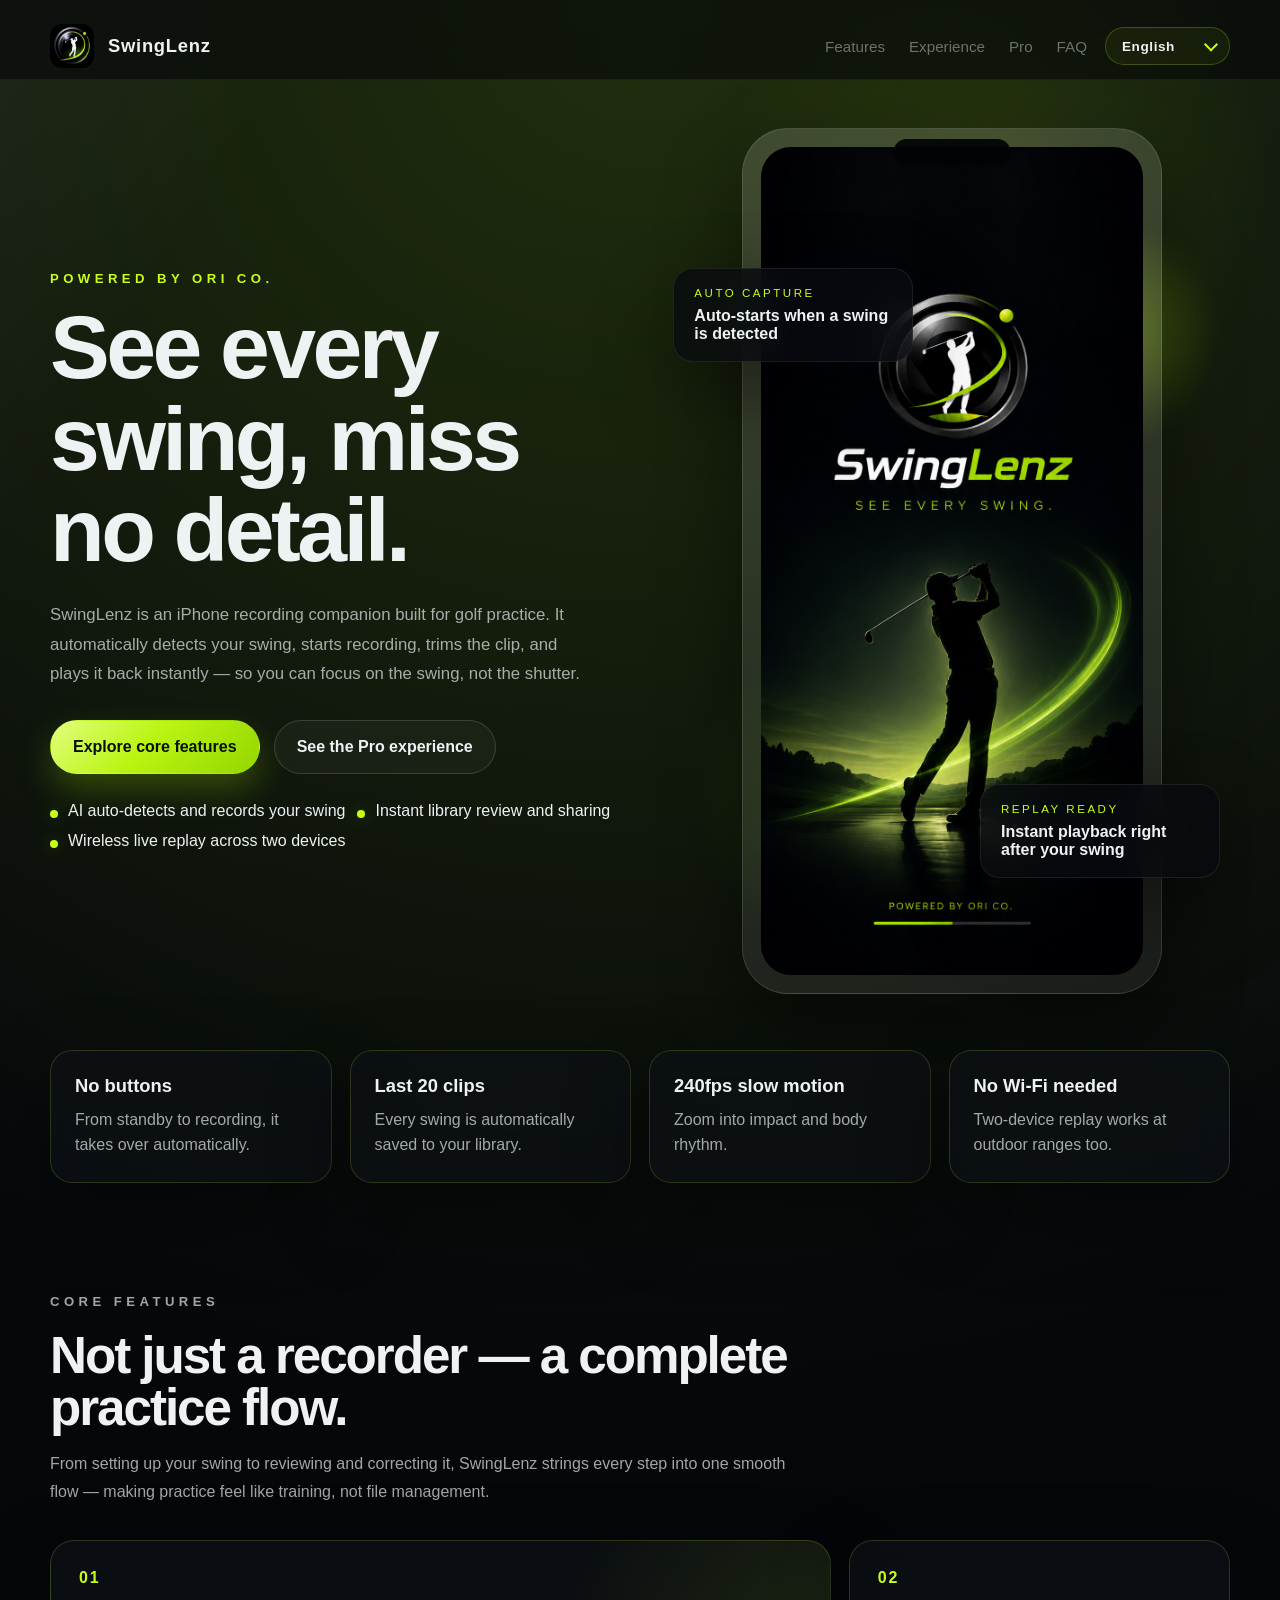
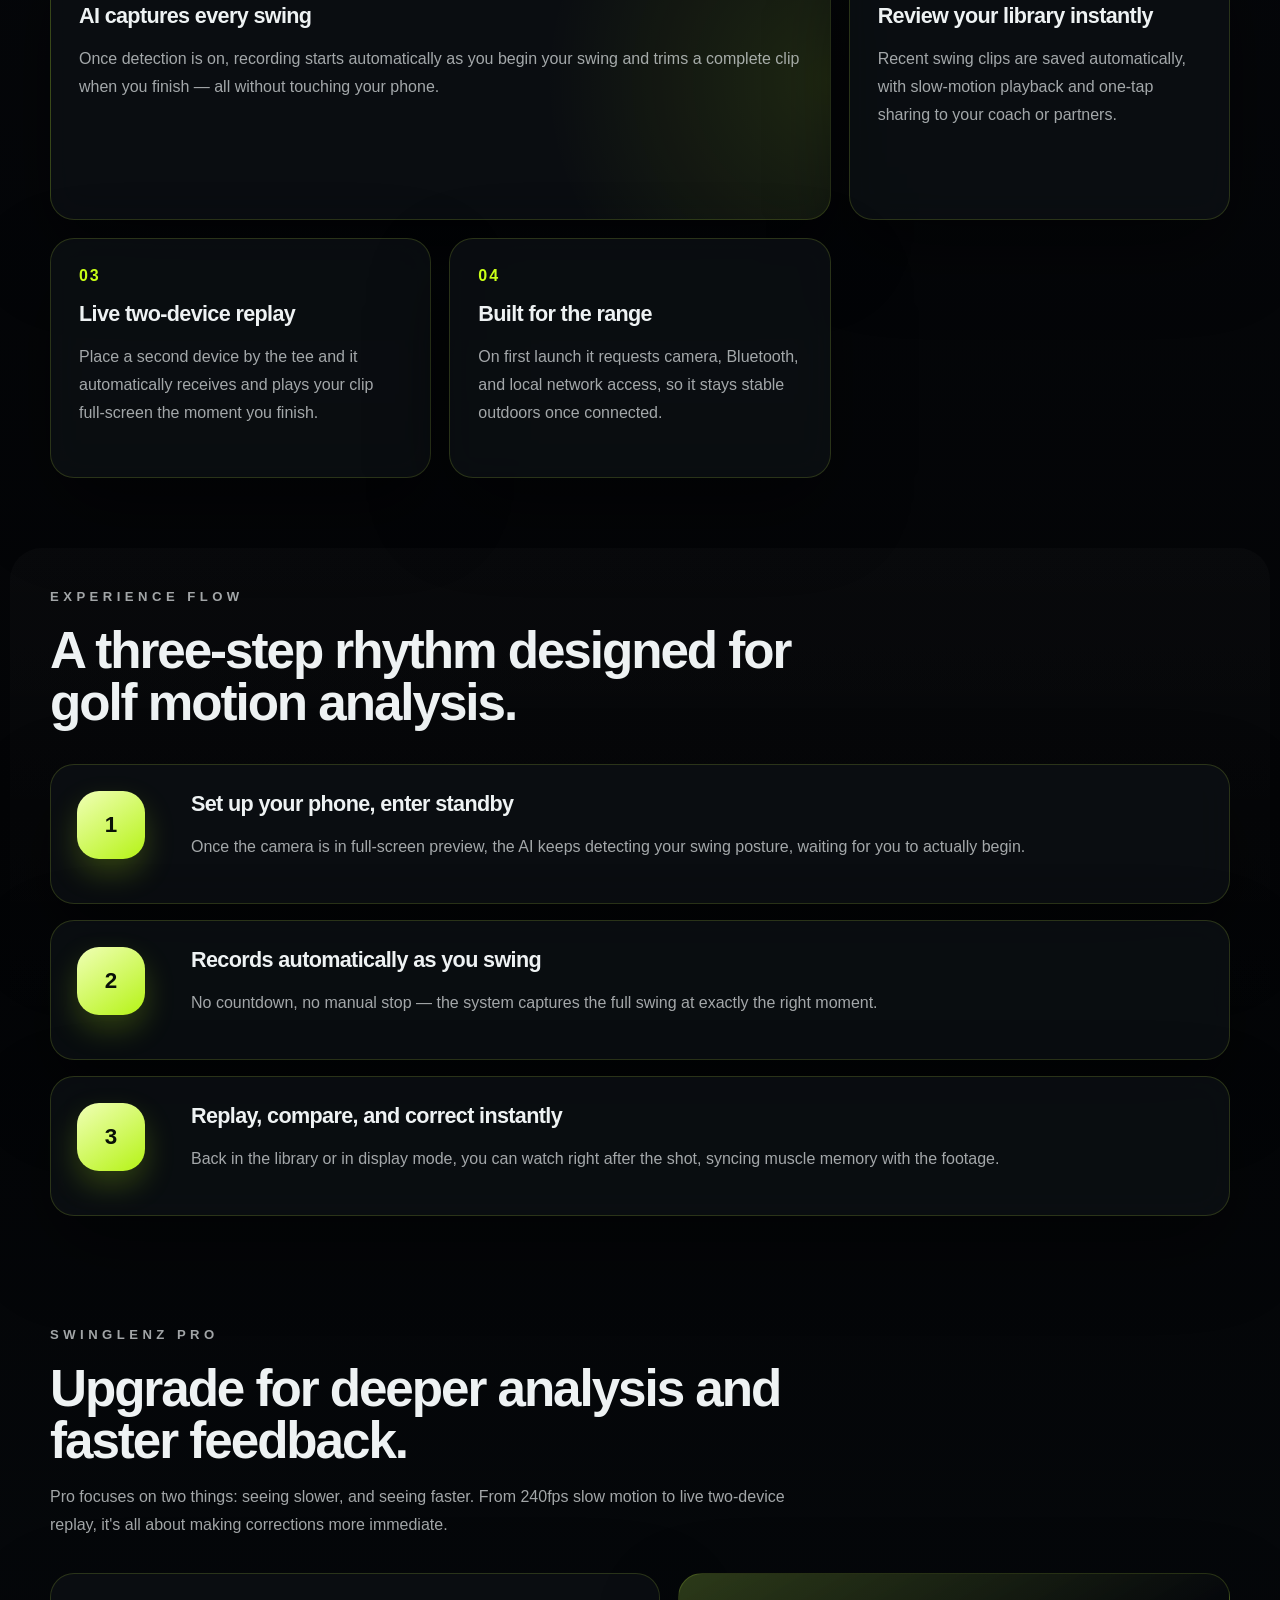
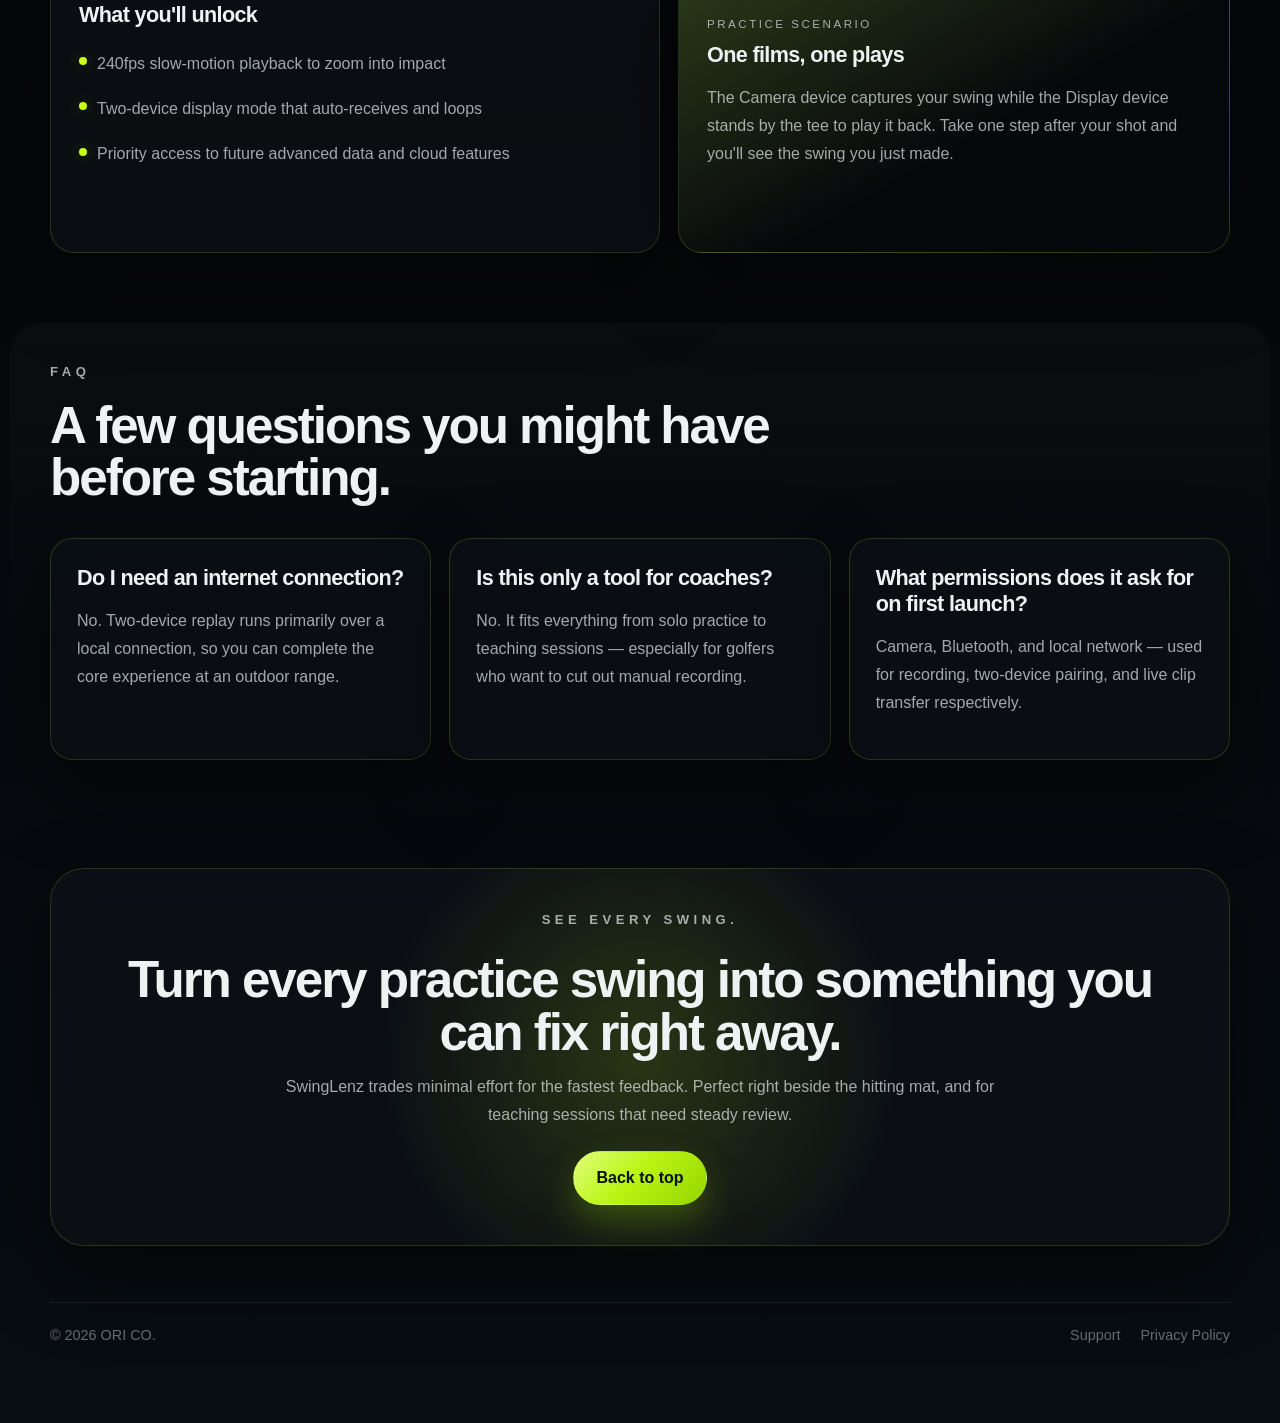
<file: index.html>
<!DOCTYPE html>
<html lang="zh-Hant">
  <head>
    <meta charset="UTF-8" />
    <meta name="viewport" content="width=device-width, initial-scale=1.0" />
    <title>SwingLenz | See Every Swing.</title>
    <meta
      name="description"
      data-i18n="meta.description"
      content="SwingLenz 以 AI 自動偵測揮桿、錄影裁切、慢動作回放與雙裝置即時重播，讓每一次練習都能被看見。"
    />
    <link rel="icon" type="image/png" href="assets/logo-icon.png" />
    <link rel="preload" href="assets/splash-screen.png" as="image" />
    <link rel="stylesheet" href="styles.css" />
  </head>
  <body>
    <div class="page-shell">
      <header class="site-header">
        <a class="brand" href="#top" data-i18n-aria="brand.aria" aria-label="SwingLenz 首頁">
          <img src="assets/logo-icon.png" alt="SwingLenz 標誌" data-i18n-alt="brand.alt" />
          <span>SwingLenz</span>
        </a>
        <div class="header-actions">
          <nav class="site-nav" data-i18n-aria="nav.aria" aria-label="主要導覽">
            <a href="#features" data-i18n="nav.features">功能</a>
            <a href="#experience" data-i18n="nav.experience">體驗</a>
            <a href="#pro">Pro</a>
            <a href="#faq">FAQ</a>
          </nav>
          <div class="lang-select">
            <select id="langSelect" aria-label="切換語言 / Switch language / 言語切り替え">
              <option value="zh">中文</option>
              <option value="en">English</option>
              <option value="ja">日本語</option>
              <option value="de">Deutsch</option>
              <option value="fr">Français</option>
              <option value="es">Español</option>
              <option value="pt">Português</option>
            </select>
          </div>
        </div>
      </header>

      <main id="top">
        <section class="hero">
          <div class="hero-copy">
            <p class="eyebrow">POWERED BY ORI CO.</p>
            <h1 data-i18n="hero.h1">看見每一次揮桿，不再錯過任何細節。</h1>
            <p class="hero-text" data-i18n="hero.text">
              SwingLenz 是為高爾夫練習打造的 iPhone 錄影助手。它會自動偵測揮桿、開始錄影、裁切片段並立刻回放，讓你專注揮桿，而不是按快門。
            </p>
            <div class="hero-actions">
              <a class="button button-primary" href="#features" data-i18n="hero.cta1">探索核心功能</a>
              <a class="button button-secondary" href="#pro" data-i18n="hero.cta2">查看 Pro 體驗</a>
            </div>
            <ul class="hero-points" data-i18n-aria="hero.pointsAria" aria-label="產品優勢">
              <li data-i18n="hero.point1">AI 自動偵測揮桿並錄影</li>
              <li data-i18n="hero.point2">片庫即時回顧與分享</li>
              <li data-i18n="hero.point3">雙裝置無線即時重播</li>
            </ul>
          </div>

          <div class="hero-visual">
            <div class="orb orb-a"></div>
            <div class="orb orb-b"></div>
            <div class="device-frame">
              <img
                class="device-screenshot"
                src="assets/splash-screen.png"
                alt="SwingLenz 啟動畫面與品牌視覺"
                data-i18n-alt="hero.deviceAlt"
              />
            </div>
            <div class="metric-card metric-card-top">
              <span class="metric-label">Auto Capture</span>
              <strong data-i18n="hero.metricTop">偵測揮桿後自動開始</strong>
            </div>
            <div class="metric-card metric-card-bottom">
              <span class="metric-label">Replay Ready</span>
              <strong data-i18n="hero.metricBottom">揮桿後立即看片回放</strong>
            </div>
          </div>
        </section>

        <section class="stats-strip" data-i18n-aria="stats.aria" aria-label="產品特色摘要">
          <article>
            <strong data-i18n="stats.1.t">免按鍵</strong>
            <span data-i18n="stats.1.d">從待機到錄影，自動接手。</span>
          </article>
          <article>
            <strong data-i18n="stats.2.t">最近 20 支片段</strong>
            <span data-i18n="stats.2.d">每次揮桿都會自動收進片庫。</span>
          </article>
          <article>
            <strong data-i18n="stats.3.t">240fps 慢動作</strong>
            <span data-i18n="stats.3.d">放大擊球瞬間與身體節奏。</span>
          </article>
          <article>
            <strong data-i18n="stats.4.t">無需 Wi‑Fi</strong>
            <span data-i18n="stats.4.d">戶外練習場也能雙機重播。</span>
          </article>
        </section>

        <section class="section" id="features">
          <div class="section-heading">
            <p class="eyebrow">CORE FEATURES</p>
            <h2 data-i18n="features.h2">不是錄影工具，而是更完整的練習流程。</h2>
            <p data-i18n="features.p">
              從準備揮桿到回看修正，SwingLenz 把每一段體驗串成一條順的動線，讓練習更像訓練，而不是整理素材。
            </p>
          </div>

          <div class="feature-grid">
            <article class="feature-card feature-card-wide">
              <span class="feature-kicker">01</span>
              <h3 data-i18n="features.c1.h">AI 自動捕捉每一桿</h3>
              <p data-i18n="features.c1.p">
                開啟偵測後，系統會在你進入揮桿動作時自動開始錄影，結束後裁切出完整片段，全程不必碰手機。
              </p>
            </article>
            <article class="feature-card">
              <span class="feature-kicker">02</span>
              <h3 data-i18n="features.c2.h">片庫立即回顧</h3>
              <p data-i18n="features.c2.p">最近的揮桿片段會自動保存，支援慢動作播放與一鍵分享給教練或同伴。</p>
            </article>
            <article class="feature-card">
              <span class="feature-kicker">03</span>
              <h3 data-i18n="features.c3.h">雙裝置即時重播</h3>
              <p data-i18n="features.c3.p">把第二台裝置放在球位旁，揮桿完成後就能自動接收影片並全螢幕播放。</p>
            </article>
            <article class="feature-card">
              <span class="feature-kicker">04</span>
              <h3 data-i18n="features.c4.h">練習場環境優先</h3>
              <p data-i18n="features.c4.p">首次進入會請求相機、藍牙與本地網路權限，連線後可在戶外穩定使用。</p>
            </article>
          </div>
        </section>

        <section class="section section-alt" id="experience">
          <div class="section-heading">
            <p class="eyebrow">EXPERIENCE FLOW</p>
            <h2 data-i18n="experience.h2">為高爾夫動作分析而設計的三步節奏。</h2>
          </div>

          <div class="timeline">
            <article class="timeline-step">
              <div class="timeline-index">1</div>
              <div>
                <h3 data-i18n="experience.s1.h">架好手機，進入待機</h3>
                <p data-i18n="experience.s1.p">相機進入全螢幕預覽後，AI 會持續偵測揮桿姿勢，等待你真正開始動作。</p>
              </div>
            </article>
            <article class="timeline-step">
              <div class="timeline-index">2</div>
              <div>
                <h3 data-i18n="experience.s2.h">揮桿當下自動錄製</h3>
                <p data-i18n="experience.s2.p">不需要倒數、不需要手動停止，系統會在正確時機擷取完整揮桿段落。</p>
              </div>
            </article>
            <article class="timeline-step">
              <div class="timeline-index">3</div>
              <div>
                <h3 data-i18n="experience.s3.h">立刻回放、比較、修正</h3>
                <p data-i18n="experience.s3.p">回到片庫或切到顯示模式，剛打完就能看，讓身體記憶和影像資訊同步。</p>
              </div>
            </article>
          </div>
        </section>

        <section class="section pro-section" id="pro">
          <div class="section-heading">
            <p class="eyebrow">SWINGLENZ PRO</p>
            <h2 data-i18n="pro.h2">為需要更深分析與更快回饋的球友而升級。</h2>
            <p data-i18n="pro.p">
              Pro 版本聚焦在兩件事：看得更慢，以及看得更快。從 240fps 慢動作到雙裝置即時重播，都是為了讓修正更即時。
            </p>
          </div>

          <div class="pro-layout">
            <article class="pro-panel">
              <h3 data-i18n="pro.panel1.h">你會解鎖的能力</h3>
              <ul class="check-list">
                <li data-i18n="pro.check1">240fps 慢動作回放，放大擊球瞬間</li>
                <li data-i18n="pro.check2">雙裝置顯示模式，自動接收並循環播放</li>
                <li data-i18n="pro.check3">未來進階數據與雲端功能優先開放</li>
              </ul>
            </article>
            <article class="pro-panel pro-panel-highlight">
              <p class="mini-label">Practice Scenario</p>
              <h3 data-i18n="pro.panel2.h">一台拍，一台播</h3>
              <p data-i18n="pro.panel2.p">
                Camera 裝置負責捕捉揮桿，Display 裝置站在球位旁負責播放。你打完走一步，就能直接看到剛剛那一桿。
              </p>
            </article>
          </div>
        </section>

        <section class="section section-alt" id="faq">
          <div class="section-heading">
            <p class="eyebrow">FAQ</p>
            <h2 data-i18n="faq.h2">幾個使用前會在意的問題。</h2>
          </div>

          <div class="faq-list">
            <article>
              <h3 data-i18n="faq.q1.h">一定要網路才可以用嗎？</h3>
              <p data-i18n="faq.q1.p">不用。雙裝置重播是以本地連線為主，戶外練習場也能完成核心體驗。</p>
            </article>
            <article>
              <h3 data-i18n="faq.q2.h">這是只給教練用的工具嗎？</h3>
              <p data-i18n="faq.q2.p">不是。從自我練習到教學現場都適合，尤其適合想減少手動錄影流程的球友。</p>
            </article>
            <article>
              <h3 data-i18n="faq.q3.h">第一次開啟會要求哪些權限？</h3>
              <p data-i18n="faq.q3.p">相機、藍牙與本地網路。這些權限分別用於錄影、雙機配對與即時傳送片段。</p>
            </article>
          </div>
        </section>

        <section class="cta-banner">
          <p class="eyebrow">SEE EVERY SWING.</p>
          <h2 data-i18n="cta.h2">把練習的每一桿，變成能立刻修正的資訊。</h2>
          <p data-i18n="cta.p">
            SwingLenz 以最少操作，換最快回饋。適合在打擊墊旁邊直接使用，也適合需要穩定回看的教學現場。
          </p>
          <a class="button button-primary" href="#top" data-i18n="cta.button">回到頂部</a>
        </section>
      </main>

      <footer class="site-footer">
        <span>© 2026 ORI CO.</span>
        <span class="footer-links">
          <a href="/support" data-i18n="footer.support">支援</a>
          <a href="/privacy" data-i18n="footer.privacy">隱私權政策</a>
        </span>
      </footer>
    </div>

    <script src="i18n.js"></script>
  </body>
</html>
</file>
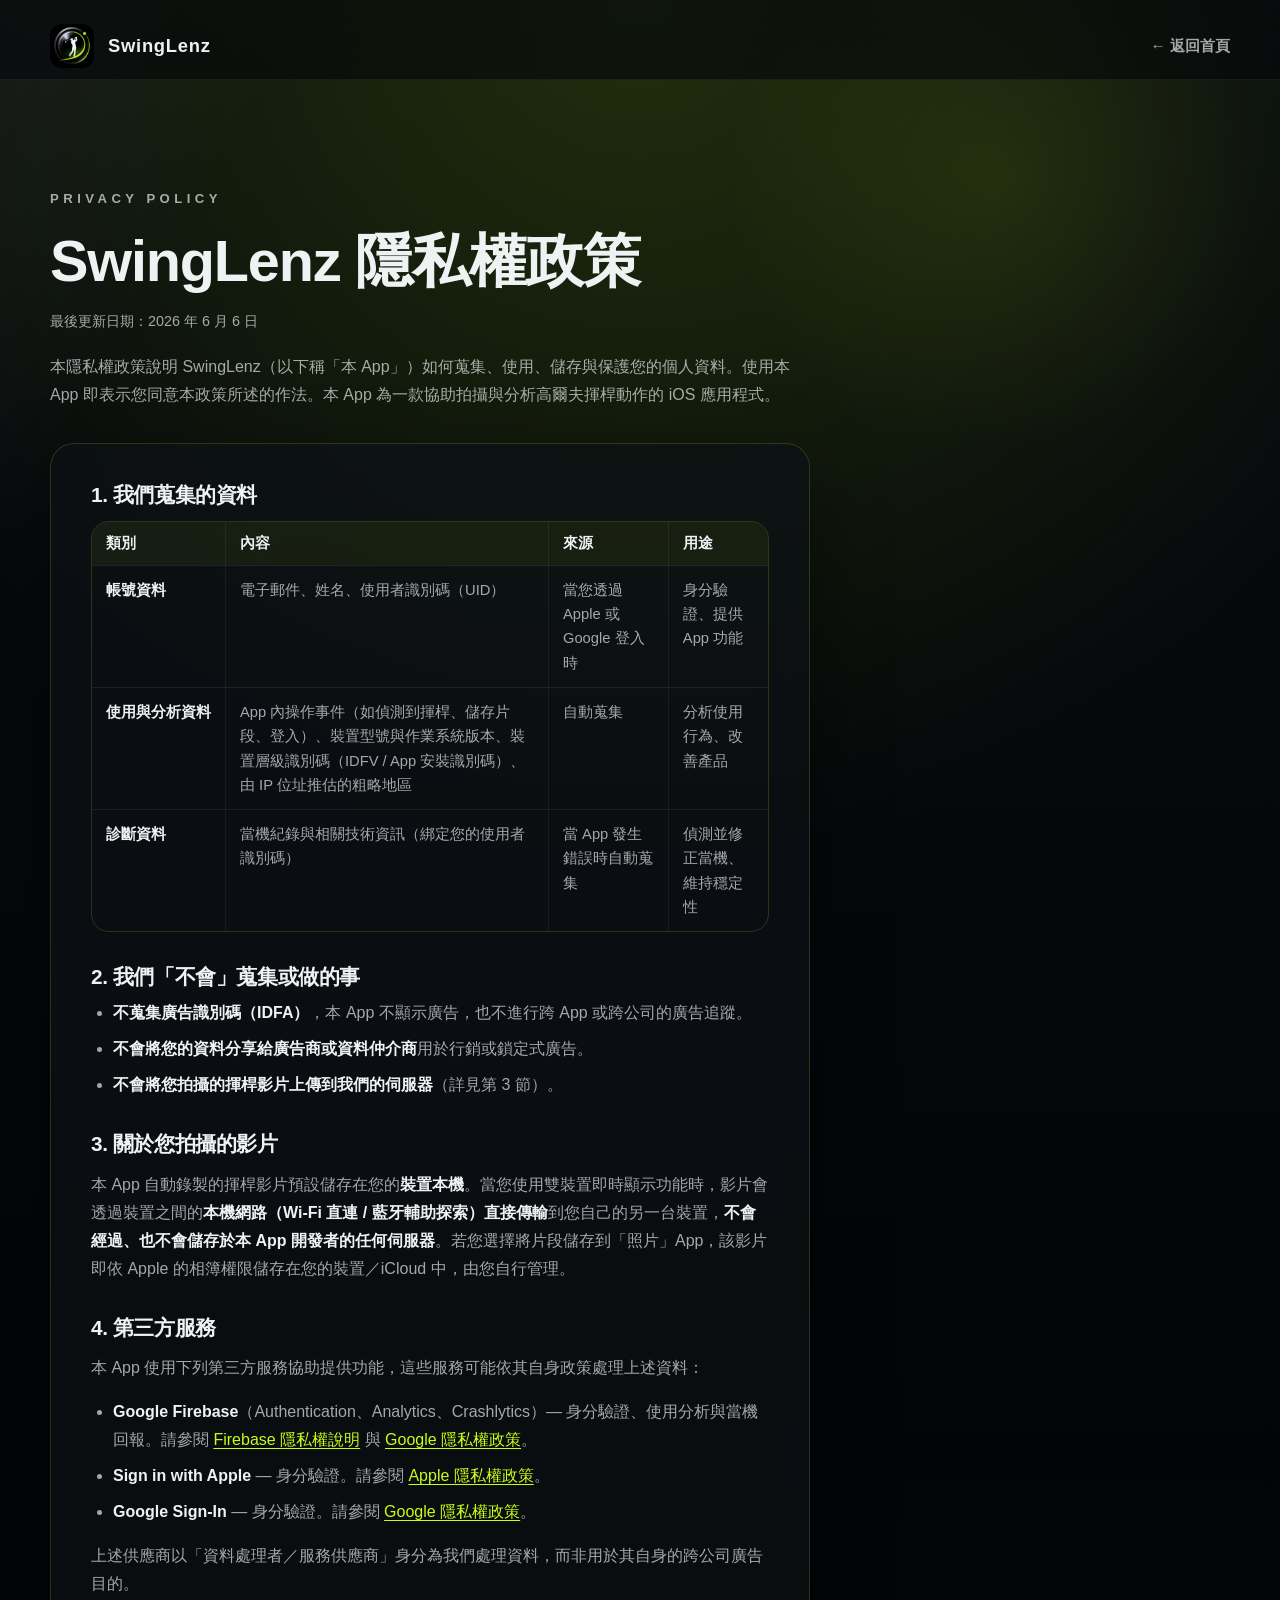
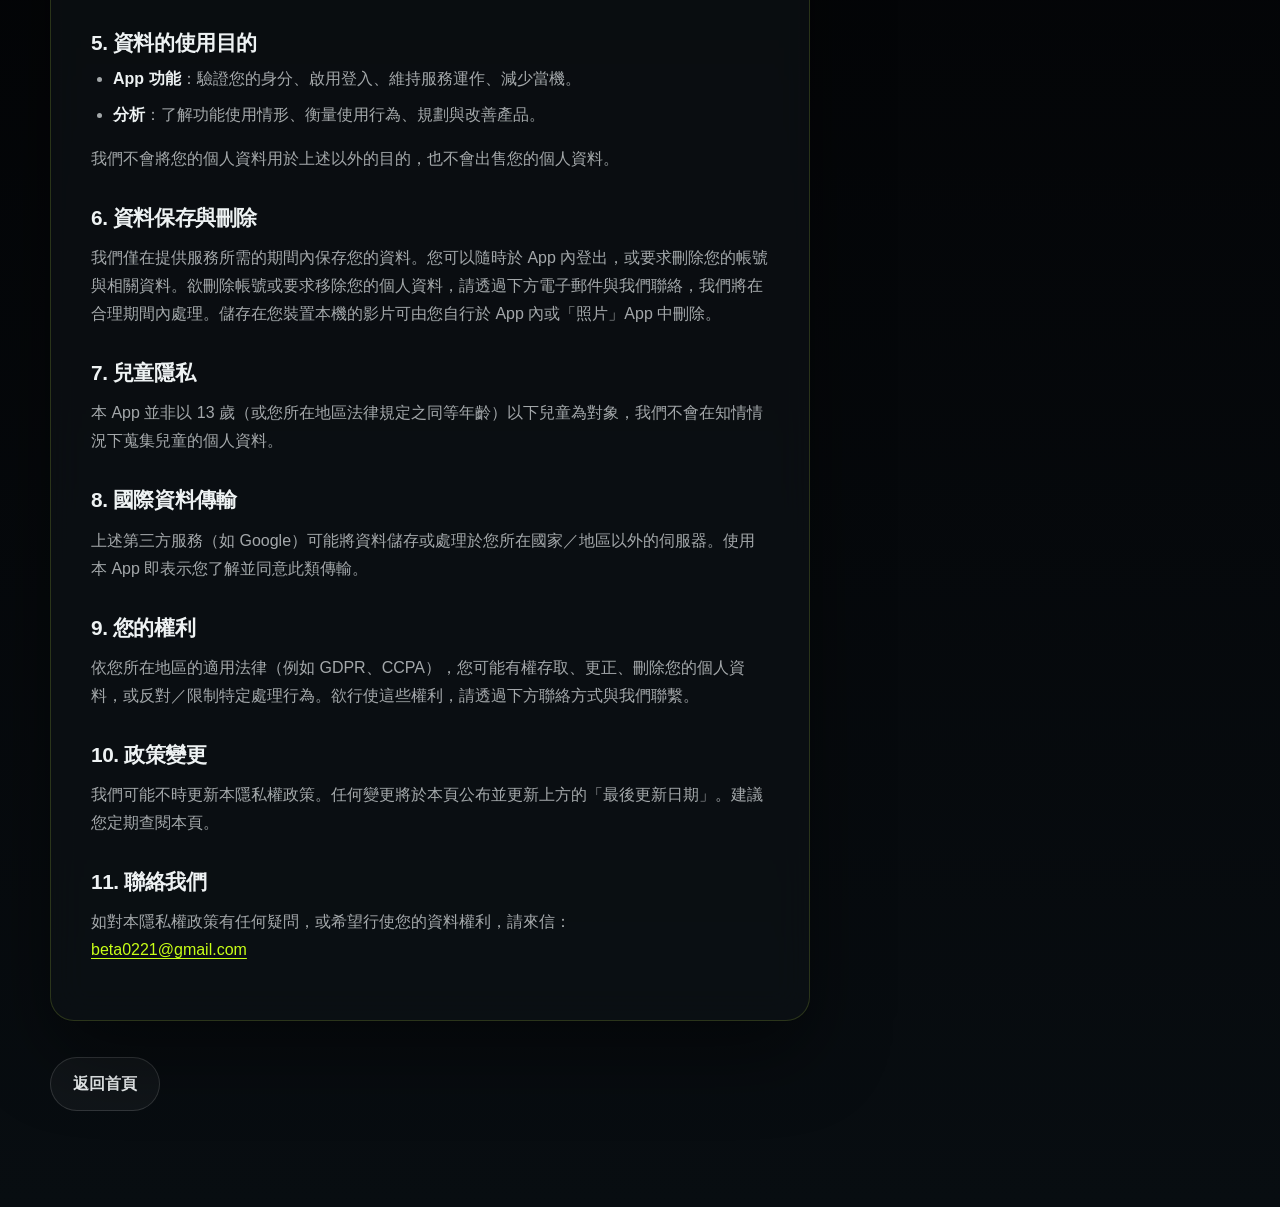
<file: privacy.html>
<!DOCTYPE html>
<html lang="zh-Hant">
  <head>
    <meta charset="UTF-8" />
    <meta name="viewport" content="width=device-width, initial-scale=1.0" />
    <title>SwingLenz | 隱私權政策</title>
    <meta
      name="description"
      content="SwingLenz 隱私權政策：說明本 App 如何蒐集、使用、儲存與保護您的個人資料，以及揮桿影片的本機儲存方式。"
    />
    <link rel="icon" type="image/png" href="assets/logo-icon.png" />
    <link rel="stylesheet" href="styles.css" />
  </head>
  <body>
    <div class="page-shell">
      <header class="site-header">
        <a class="brand" href="/" aria-label="SwingLenz 首頁">
          <img src="assets/logo-icon.png" alt="SwingLenz 標誌" />
          <span>SwingLenz</span>
        </a>
        <div class="header-actions">
          <a class="back-link" href="/">← 返回首頁</a>
        </div>
      </header>

      <main id="top">
        <section class="section legal">
          <div class="section-heading">
            <p class="eyebrow">PRIVACY POLICY</p>
            <h1>SwingLenz 隱私權政策</h1>
            <p class="legal-meta">最後更新日期：2026 年 6 月 6 日</p>
            <p>
              本隱私權政策說明 SwingLenz（以下稱「本 App」）如何蒐集、使用、儲存與保護您的個人資料。使用本 App 即表示您同意本政策所述的作法。本 App 為一款協助拍攝與分析高爾夫揮桿動作的 iOS 應用程式。
            </p>
          </div>

          <article class="legal-body">
            <h2>1. 我們蒐集的資料</h2>
            <div class="table-wrap">
              <table>
                <thead>
                  <tr>
                    <th>類別</th>
                    <th>內容</th>
                    <th>來源</th>
                    <th>用途</th>
                  </tr>
                </thead>
                <tbody>
                  <tr>
                    <td>帳號資料</td>
                    <td>電子郵件、姓名、使用者識別碼（UID）</td>
                    <td>當您透過 Apple 或 Google 登入時</td>
                    <td>身分驗證、提供 App 功能</td>
                  </tr>
                  <tr>
                    <td>使用與分析資料</td>
                    <td>
                      App 內操作事件（如偵測到揮桿、儲存片段、登入）、裝置型號與作業系統版本、裝置層級識別碼（IDFV / App 安裝識別碼）、由 IP 位址推估的粗略地區
                    </td>
                    <td>自動蒐集</td>
                    <td>分析使用行為、改善產品</td>
                  </tr>
                  <tr>
                    <td>診斷資料</td>
                    <td>當機紀錄與相關技術資訊（綁定您的使用者識別碼）</td>
                    <td>當 App 發生錯誤時自動蒐集</td>
                    <td>偵測並修正當機、維持穩定性</td>
                  </tr>
                </tbody>
              </table>
            </div>

            <h2>2. 我們「不會」蒐集或做的事</h2>
            <ul>
              <li><strong>不蒐集廣告識別碼（IDFA）</strong>，本 App 不顯示廣告，也不進行跨 App 或跨公司的廣告追蹤。</li>
              <li><strong>不會將您的資料分享給廣告商或資料仲介商</strong>用於行銷或鎖定式廣告。</li>
              <li><strong>不會將您拍攝的揮桿影片上傳到我們的伺服器</strong>（詳見第 3 節）。</li>
            </ul>

            <h2>3. 關於您拍攝的影片</h2>
            <p>
              本 App 自動錄製的揮桿影片預設儲存在您的<strong>裝置本機</strong>。當您使用雙裝置即時顯示功能時，影片會透過裝置之間的<strong>本機網路（Wi-Fi 直連 / 藍牙輔助探索）直接傳輸</strong>到您自己的另一台裝置，<strong>不會經過、也不會儲存於本 App 開發者的任何伺服器</strong>。若您選擇將片段儲存到「照片」App，該影片即依 Apple 的相簿權限儲存在您的裝置／iCloud 中，由您自行管理。
            </p>

            <h2>4. 第三方服務</h2>
            <p>本 App 使用下列第三方服務協助提供功能，這些服務可能依其自身政策處理上述資料：</p>
            <ul>
              <li>
                <strong>Google Firebase</strong>（Authentication、Analytics、Crashlytics）— 身分驗證、使用分析與當機回報。請參閱
                <a href="https://firebase.google.com/support/privacy" target="_blank" rel="noopener">Firebase 隱私權說明</a>
                與
                <a href="https://policies.google.com/privacy" target="_blank" rel="noopener">Google 隱私權政策</a>。
              </li>
              <li>
                <strong>Sign in with Apple</strong> — 身分驗證。請參閱
                <a href="https://www.apple.com/legal/privacy/" target="_blank" rel="noopener">Apple 隱私權政策</a>。
              </li>
              <li>
                <strong>Google Sign-In</strong> — 身分驗證。請參閱
                <a href="https://policies.google.com/privacy" target="_blank" rel="noopener">Google 隱私權政策</a>。
              </li>
            </ul>
            <p>上述供應商以「資料處理者／服務供應商」身分為我們處理資料，而非用於其自身的跨公司廣告目的。</p>

            <h2>5. 資料的使用目的</h2>
            <ul>
              <li><strong>App 功能</strong>：驗證您的身分、啟用登入、維持服務運作、減少當機。</li>
              <li><strong>分析</strong>：了解功能使用情形、衡量使用行為、規劃與改善產品。</li>
            </ul>
            <p>我們不會將您的個人資料用於上述以外的目的，也不會出售您的個人資料。</p>

            <h2>6. 資料保存與刪除</h2>
            <p>
              我們僅在提供服務所需的期間內保存您的資料。您可以隨時於 App 內登出，或要求刪除您的帳號與相關資料。欲刪除帳號或要求移除您的個人資料，請透過下方電子郵件與我們聯絡，我們將在合理期間內處理。儲存在您裝置本機的影片可由您自行於 App 內或「照片」App 中刪除。
            </p>

            <h2>7. 兒童隱私</h2>
            <p>
              本 App 並非以 13 歲（或您所在地區法律規定之同等年齡）以下兒童為對象，我們不會在知情情況下蒐集兒童的個人資料。
            </p>

            <h2>8. 國際資料傳輸</h2>
            <p>
              上述第三方服務（如 Google）可能將資料儲存或處理於您所在國家／地區以外的伺服器。使用本 App 即表示您了解並同意此類傳輸。
            </p>

            <h2>9. 您的權利</h2>
            <p>
              依您所在地區的適用法律（例如 GDPR、CCPA），您可能有權存取、更正、刪除您的個人資料，或反對／限制特定處理行為。欲行使這些權利，請透過下方聯絡方式與我們聯繫。
            </p>

            <h2>10. 政策變更</h2>
            <p>
              我們可能不時更新本隱私權政策。任何變更將於本頁公布並更新上方的「最後更新日期」。建議您定期查閱本頁。
            </p>

            <h2>11. 聯絡我們</h2>
            <p>
              如對本隱私權政策有任何疑問，或希望行使您的資料權利，請來信：<br />
              <a href="mailto:beta0221@gmail.com">beta0221@gmail.com</a>
            </p>
          </article>

          <p class="legal-back">
            <a class="button button-secondary" href="/">返回首頁</a>
          </p>
        </section>
      </main>
    </div>
  </body>
</html>
</file>
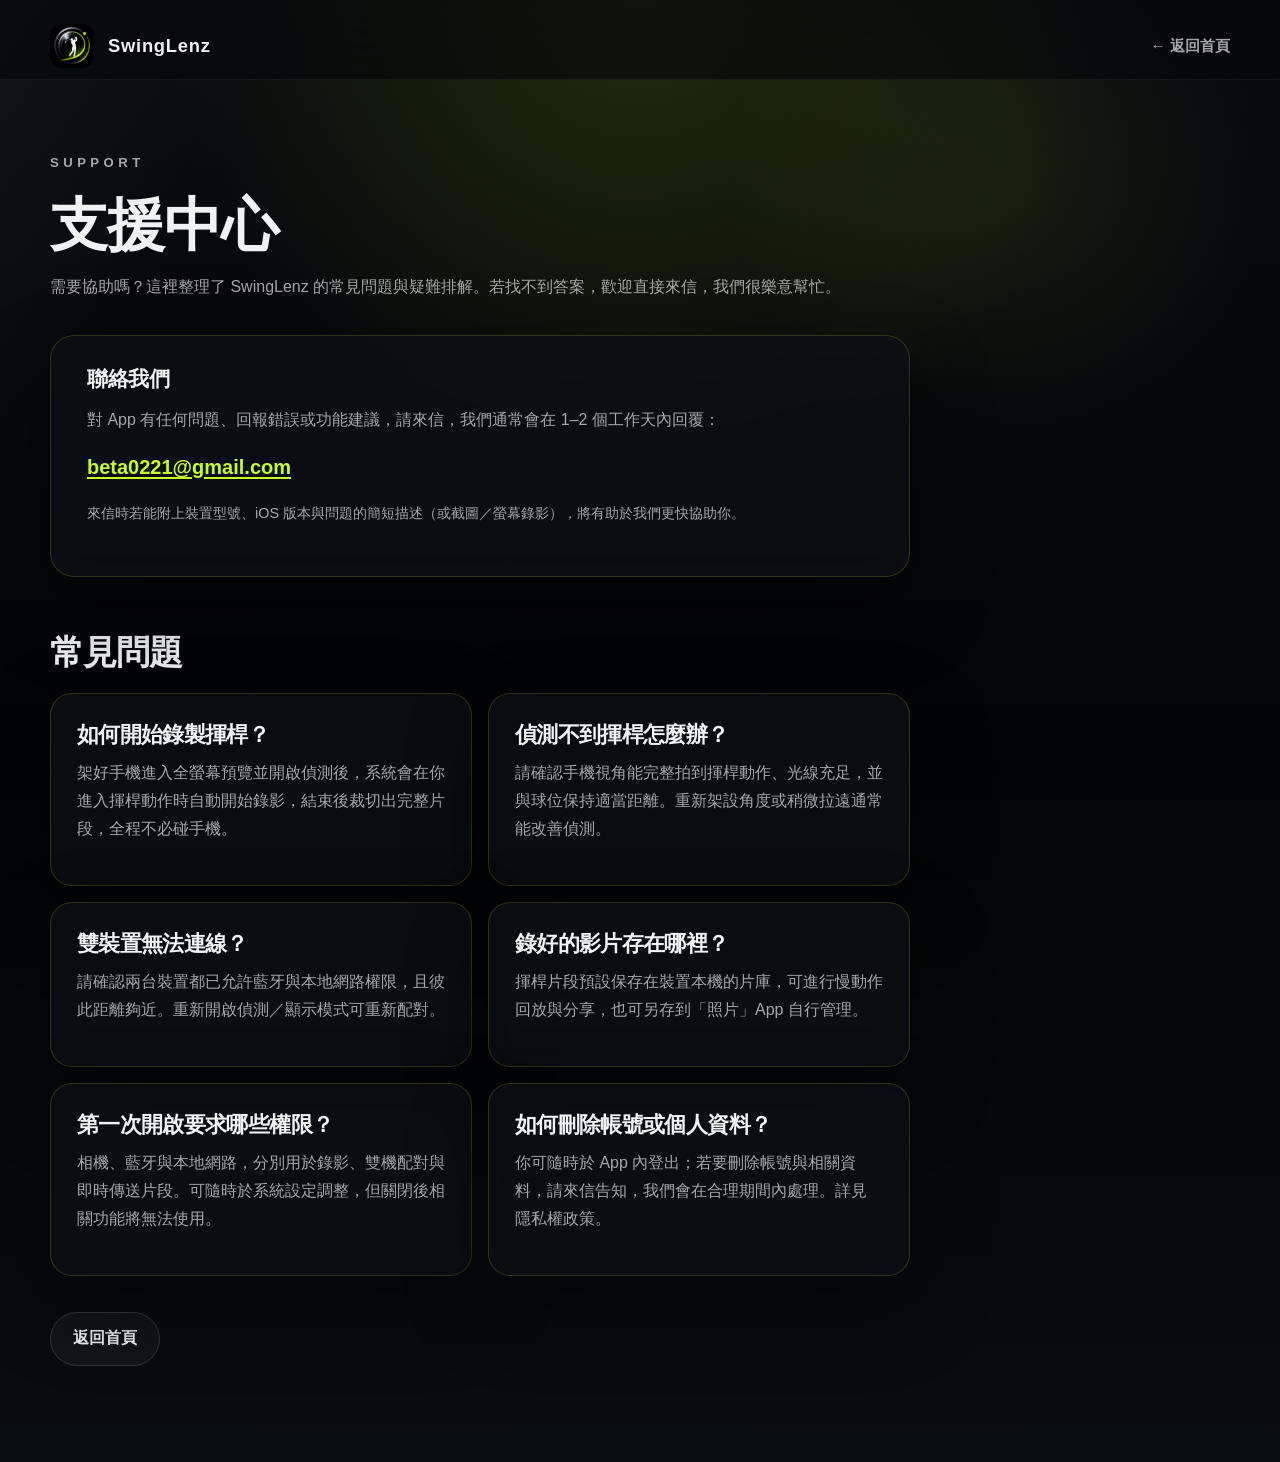
<file: support.html>
<!DOCTYPE html>
<html lang="zh-Hant">
  <head>
    <meta charset="UTF-8" />
    <meta name="viewport" content="width=device-width, initial-scale=1.0" />
    <title>SwingLenz | 支援中心</title>
    <meta
      name="description"
      content="SwingLenz 支援中心：常見問題、揮桿偵測與雙裝置連線的疑難排解，以及聯絡我們的方式。"
    />
    <link rel="icon" type="image/png" href="assets/logo-icon.png" />
    <link rel="stylesheet" href="styles.css" />
  </head>
  <body>
    <div class="page-shell">
      <header class="site-header minimal-header">
        <a class="brand" href="/" aria-label="SwingLenz 首頁">
          <img src="assets/logo-icon.png" alt="SwingLenz 標誌" />
          <span>SwingLenz</span>
        </a>
        <div class="header-actions">
          <a class="back-link" href="/">← 返回首頁</a>
        </div>
      </header>

      <main id="top">
        <section class="section legal support-page">
          <div class="section-heading">
            <p class="eyebrow">SUPPORT</p>
            <h1>支援中心</h1>
            <p>
              需要協助嗎？這裡整理了 SwingLenz 的常見問題與疑難排解。若找不到答案，歡迎直接來信，我們很樂意幫忙。
            </p>
          </div>

          <article class="legal-body">
            <h2>聯絡我們</h2>
            <p>
              對 App 有任何問題、回報錯誤或功能建議，請來信，我們通常會在 1–2 個工作天內回覆：
            </p>
            <p>
              <a class="support-email" href="mailto:beta0221@gmail.com?subject=SwingLenz%20支援">beta0221@gmail.com</a>
            </p>
            <p class="legal-meta">
              來信時若能附上裝置型號、iOS 版本與問題的簡短描述（或截圖／螢幕錄影），將有助於我們更快協助你。
            </p>
          </article>

          <h2 class="support-subhead">常見問題</h2>
          <div class="faq-list support-faq">
            <article>
              <h3>如何開始錄製揮桿？</h3>
              <p>架好手機進入全螢幕預覽並開啟偵測後，系統會在你進入揮桿動作時自動開始錄影，結束後裁切出完整片段，全程不必碰手機。</p>
            </article>
            <article>
              <h3>偵測不到揮桿怎麼辦？</h3>
              <p>請確認手機視角能完整拍到揮桿動作、光線充足，並與球位保持適當距離。重新架設角度或稍微拉遠通常能改善偵測。</p>
            </article>
            <article>
              <h3>雙裝置無法連線？</h3>
              <p>請確認兩台裝置都已允許藍牙與本地網路權限，且彼此距離夠近。重新開啟偵測／顯示模式可重新配對。</p>
            </article>
            <article>
              <h3>錄好的影片存在哪裡？</h3>
              <p>揮桿片段預設保存在裝置本機的片庫，可進行慢動作回放與分享，也可另存到「照片」App 自行管理。</p>
            </article>
            <article>
              <h3>第一次開啟要求哪些權限？</h3>
              <p>相機、藍牙與本地網路，分別用於錄影、雙機配對與即時傳送片段。可隨時於系統設定調整，但關閉後相關功能將無法使用。</p>
            </article>
            <article>
              <h3>如何刪除帳號或個人資料？</h3>
              <p>你可隨時於 App 內登出；若要刪除帳號與相關資料，請來信告知，我們會在合理期間內處理。詳見 <a href="/privacy">隱私權政策</a>。</p>
            </article>
          </div>

          <p class="legal-back">
            <a class="button button-secondary" href="/">返回首頁</a>
          </p>
        </section>
      </main>
    </div>
  </body>
</html>
</file>
<file: styles.css>
:root {
  --bg: #05070a;
  --panel: rgba(13, 17, 22, 0.72);
  --panel-strong: rgba(16, 22, 28, 0.92);
  --line: rgba(210, 255, 70, 0.16);
  --text: #eef2f3;
  --muted: rgba(238, 242, 243, 0.68);
  --soft: rgba(238, 242, 243, 0.42);
  --accent: #c8ff17;
  --accent-deep: #76a800;
  --accent-glow: rgba(200, 255, 23, 0.28);
  --shadow: 0 32px 80px rgba(0, 0, 0, 0.45);
  --radius-xl: 32px;
  --radius-lg: 24px;
  --radius-md: 18px;
  --width: min(1180px, calc(100vw - 40px));
}

* {
  box-sizing: border-box;
}

html {
  scroll-behavior: smooth;
}

body {
  margin: 0;
  font-family: "Segoe UI", "PingFang TC", "Noto Sans TC", sans-serif;
  color: var(--text);
  background:
    radial-gradient(circle at top, rgba(111, 160, 0, 0.24), transparent 30%),
    linear-gradient(180deg, #080b10 0%, #030406 52%, #080d11 100%);
}

body::before {
  content: "";
  position: fixed;
  inset: 0;
  pointer-events: none;
  background:
    linear-gradient(120deg, rgba(255, 255, 255, 0.04), transparent 18%),
    radial-gradient(circle at 78% 20%, rgba(200, 255, 23, 0.08), transparent 22%);
  mix-blend-mode: screen;
}

a {
  color: inherit;
  text-decoration: none;
}

img {
  display: block;
  max-width: 100%;
}

.site-header {
  position: sticky;
  top: 0;
  z-index: 10;
  display: flex;
  justify-content: space-between;
  align-items: center;
  padding: 24px 0 12px;
  width: 100%;
}

.page-shell {
  width: var(--width);
  margin: 0 auto;
  padding-bottom: 80px;
}

.site-header::before {
  content: "";
  position: absolute;
  inset: 0 calc((100vw - var(--width)) / -2);
  background: rgba(5, 7, 10, 0.62);
  border-bottom: 1px solid rgba(255, 255, 255, 0.06);
  backdrop-filter: blur(20px);
  z-index: -1;
}

.brand {
  display: inline-flex;
  align-items: center;
  gap: 14px;
  font-size: 1.15rem;
  font-weight: 700;
  letter-spacing: 0.04em;
}

.brand img {
  width: 44px;
  height: 44px;
  border-radius: 12px;
}

.site-nav {
  display: inline-flex;
  gap: 24px;
  color: var(--soft);
  font-size: 0.95rem;
}

.site-nav a:hover,
.site-nav a:focus-visible {
  color: var(--text);
}

.header-actions {
  display: inline-flex;
  align-items: center;
  gap: 18px;
}

.lang-select {
  position: relative;
  display: inline-flex;
  align-items: center;
}

.back-link {
  display: inline-flex;
  align-items: center;
  color: var(--muted);
  font-size: 0.95rem;
  font-weight: 600;
  transition: color 180ms ease;
}

.back-link:hover,
.back-link:focus-visible {
  color: var(--text);
}

/* 自訂下拉箭頭 */
.lang-select::after {
  content: "";
  position: absolute;
  right: 14px;
  top: 50%;
  width: 8px;
  height: 8px;
  border-right: 2px solid var(--accent);
  border-bottom: 2px solid var(--accent);
  transform: translateY(-65%) rotate(45deg);
  pointer-events: none;
}

.lang-select select {
  appearance: none;
  -webkit-appearance: none;
  height: 38px;
  padding: 0 34px 0 16px;
  border-radius: 999px;
  border: 1px solid rgba(200, 255, 23, 0.22);
  background: rgba(200, 255, 23, 0.06);
  color: var(--text);
  font: inherit;
  font-size: 0.85rem;
  font-weight: 700;
  letter-spacing: 0.04em;
  cursor: pointer;
  color-scheme: dark;
  transition: transform 180ms ease, border-color 180ms ease, background 180ms ease;
}

.lang-select select:hover,
.lang-select select:focus-visible {
  transform: translateY(-1px);
  border-color: var(--accent);
  background: rgba(200, 255, 23, 0.12);
}

.lang-select option {
  color: var(--text);
  background: #0b0f14;
}

.hero {
  display: grid;
  grid-template-columns: minmax(0, 1.02fr) minmax(360px, 0.98fr);
  gap: 44px;
  align-items: center;
  padding: 48px 0 56px;
}

.eyebrow {
  margin: 0 0 16px;
  color: var(--accent);
  font-size: 0.82rem;
  font-weight: 700;
  letter-spacing: 0.34em;
}

.hero h1,
.section h2,
.cta-banner h2 {
  margin: 0;
  line-height: 1.02;
  letter-spacing: -0.04em;
}

.hero h1 {
  max-width: 11ch;
  font-size: clamp(3rem, 7vw, 5.7rem);
}

.hero-text,
.section-heading p,
.cta-banner p,
.feature-card p,
.timeline-step p,
.faq-list p,
.pro-panel p {
  color: var(--muted);
  line-height: 1.75;
}

.hero-text {
  max-width: 58ch;
  margin: 24px 0 0;
  font-size: 1.05rem;
}

.hero-actions {
  display: flex;
  gap: 14px;
  margin-top: 32px;
}

.button {
  display: inline-flex;
  align-items: center;
  justify-content: center;
  min-height: 54px;
  padding: 0 22px;
  border-radius: 999px;
  border: 1px solid transparent;
  font-weight: 700;
  transition: transform 180ms ease, border-color 180ms ease, background 180ms ease;
}

.button:hover,
.button:focus-visible {
  transform: translateY(-1px);
}

.button-primary {
  color: #071008;
  background: linear-gradient(135deg, #e1ff7d 0%, #baf412 46%, #94d600 100%);
  box-shadow: 0 16px 34px rgba(148, 214, 0, 0.28);
}

.button-secondary {
  border-color: rgba(255, 255, 255, 0.14);
  background: rgba(255, 255, 255, 0.04);
}

.hero-points {
  display: flex;
  flex-wrap: wrap;
  gap: 12px;
  padding: 0;
  margin: 28px 0 0;
  list-style: none;
}

.hero-points li,
.check-list li {
  position: relative;
  padding-left: 18px;
}

.hero-points li::before,
.check-list li::before {
  content: "";
  position: absolute;
  left: 0;
  top: 0.7em;
  width: 8px;
  height: 8px;
  border-radius: 50%;
  background: var(--accent);
  box-shadow: 0 0 16px var(--accent-glow);
  transform: translateY(-50%);
}

.hero-visual {
  position: relative;
  min-height: 780px;
  display: flex;
  justify-content: center;
  align-items: center;
}

.device-frame {
  position: relative;
  width: min(420px, 88vw);
  padding: 18px;
  border-radius: 46px;
  background:
    linear-gradient(160deg, rgba(255, 255, 255, 0.12), rgba(255, 255, 255, 0.03)),
    rgba(255, 255, 255, 0.03);
  box-shadow: var(--shadow);
  border: 1px solid rgba(255, 255, 255, 0.12);
  overflow: hidden;
}

.device-frame::before {
  content: "";
  position: absolute;
  top: 10px;
  left: 50%;
  width: 28%;
  height: 26px;
  border-radius: 999px;
  transform: translateX(-50%);
  background: rgba(3, 4, 6, 0.92);
  z-index: 1;
}

.device-screenshot {
  width: 100%;
  aspect-ratio: 9 / 19.5;
  object-fit: cover;
  border-radius: 30px;
}

.orb {
  position: absolute;
  border-radius: 50%;
  filter: blur(10px);
}

.orb-a {
  width: 240px;
  height: 240px;
  top: 84px;
  right: 8px;
  background: radial-gradient(circle, rgba(200, 255, 23, 0.36), transparent 68%);
}

.orb-b {
  width: 340px;
  height: 340px;
  bottom: 32px;
  left: 10px;
  background: radial-gradient(circle, rgba(60, 111, 0, 0.28), transparent 70%);
}

.metric-card {
  position: absolute;
  width: 240px;
  padding: 18px 20px;
  border-radius: 20px;
  border: 1px solid rgba(255, 255, 255, 0.08);
  background: rgba(8, 11, 16, 0.78);
  backdrop-filter: blur(18px);
  box-shadow: var(--shadow);
}

.metric-card-top {
  top: 140px;
  left: 0;
}

.metric-card-bottom {
  right: 10px;
  bottom: 116px;
}

.metric-label,
.mini-label {
  display: block;
  color: var(--accent);
  font-size: 0.72rem;
  letter-spacing: 0.22em;
  text-transform: uppercase;
  margin-bottom: 8px;
}

.stats-strip,
.feature-grid,
.pro-layout,
.faq-list {
  display: grid;
  gap: 18px;
}

.stats-strip {
  grid-template-columns: repeat(4, minmax(0, 1fr));
}

.stats-strip article,
.feature-card,
.timeline-step,
.pro-panel,
.faq-list article,
.cta-banner {
  border: 1px solid var(--line);
  background: var(--panel);
  backdrop-filter: blur(18px);
  box-shadow: var(--shadow);
}

.stats-strip article {
  padding: 24px;
  border-radius: 22px;
}

.stats-strip strong {
  display: block;
  margin-bottom: 10px;
  font-size: 1.15rem;
}

.stats-strip span {
  color: var(--muted);
  line-height: 1.6;
}

.section {
  padding: 108px 0 0;
}

.section-alt {
  position: relative;
}

.section-alt::before {
  content: "";
  position: absolute;
  inset: 70px -40px -40px;
  border-radius: var(--radius-xl);
  background: linear-gradient(180deg, rgba(255, 255, 255, 0.02), transparent 72%);
  z-index: -1;
}

.section-heading {
  max-width: 760px;
  margin-bottom: 34px;
}

.section h2,
.cta-banner h2 {
  font-size: clamp(2rem, 4vw, 3.6rem);
  margin-bottom: 14px;
}

.feature-grid {
  grid-template-columns: repeat(3, minmax(0, 1fr));
}

.feature-card {
  min-height: 240px;
  padding: 28px;
  border-radius: var(--radius-lg);
}

.feature-card-wide {
  grid-column: span 2;
  min-height: 280px;
  background:
    radial-gradient(circle at right, rgba(200, 255, 23, 0.11), transparent 36%),
    var(--panel);
}

.feature-kicker {
  display: inline-block;
  margin-bottom: 16px;
  color: var(--accent);
  font-weight: 700;
  letter-spacing: 0.12em;
}

.feature-card h3,
.timeline-step h3,
.pro-panel h3,
.faq-list h3 {
  margin: 0;
  font-size: 1.35rem;
  letter-spacing: -0.03em;
}

.timeline {
  display: grid;
  gap: 16px;
}

.timeline-step {
  display: grid;
  grid-template-columns: 92px 1fr;
  gap: 22px;
  align-items: start;
  padding: 26px;
  border-radius: var(--radius-lg);
}

.timeline-index {
  display: grid;
  place-items: center;
  width: 68px;
  height: 68px;
  border-radius: 22px;
  color: #091007;
  background: linear-gradient(145deg, #f0ffb6, #b5f315);
  font-size: 1.4rem;
  font-weight: 800;
  box-shadow: 0 14px 30px rgba(181, 243, 21, 0.22);
}

.pro-layout {
  grid-template-columns: 1.05fr 0.95fr;
}

.pro-panel {
  min-height: 280px;
  padding: 28px;
  border-radius: var(--radius-lg);
}

.pro-panel-highlight {
  background:
    linear-gradient(150deg, rgba(200, 255, 23, 0.16), rgba(5, 7, 10, 0.9) 56%),
    var(--panel-strong);
}

.check-list {
  padding: 0;
  margin: 22px 0 0;
  list-style: none;
  display: grid;
  gap: 18px;
  color: var(--muted);
  line-height: 1.7;
}

.faq-list {
  grid-template-columns: repeat(3, minmax(0, 1fr));
}

.faq-list article {
  padding: 26px;
  border-radius: 22px;
}

.cta-banner {
  margin-top: 108px;
  padding: 40px;
  border-radius: 34px;
  text-align: center;
  background:
    radial-gradient(circle at center, rgba(200, 255, 23, 0.16), transparent 42%),
    rgba(13, 17, 22, 0.82);
}

.cta-banner p {
  max-width: 720px;
  margin: 0 auto 22px;
}

.site-footer {
  display: flex;
  flex-wrap: wrap;
  justify-content: space-between;
  align-items: center;
  gap: 12px;
  margin-top: 56px;
  padding-top: 24px;
  border-top: 1px solid rgba(255, 255, 255, 0.08);
  color: var(--soft);
  font-size: 0.9rem;
}

.footer-links {
  display: inline-flex;
  gap: 20px;
}

.site-footer a:hover,
.site-footer a:focus-visible {
  color: var(--text);
}

/* 隱私權政策等法律條文頁 */
.legal .eyebrow {
  margin-bottom: 18px;
}

.legal h1 {
  font-size: clamp(2.4rem, 5vw, 3.6rem);
  line-height: 1.12;
  letter-spacing: -0.02em;
  margin: 2px 0 16px;
}

.legal-meta {
  color: var(--soft);
  font-size: 0.9rem;
  margin: 0 0 18px;
}

.legal-body {
  max-width: 760px;
  border: 1px solid var(--line);
  background: var(--panel);
  backdrop-filter: blur(18px);
  box-shadow: var(--shadow);
  border-radius: var(--radius-lg);
  padding: 40px;
}

.legal-body h2 {
  font-size: 1.3rem;
  letter-spacing: -0.02em;
  margin: 34px 0 12px;
}

.legal-body h2:first-child {
  margin-top: 0;
}

.legal-body p,
.legal-body li {
  color: var(--muted);
  line-height: 1.75;
}

.legal-body ul {
  margin: 12px 0 0;
  padding-left: 22px;
  display: grid;
  gap: 8px;
}

.legal-body strong {
  color: var(--text);
}

.legal-body a {
  color: var(--accent);
  text-decoration: underline;
  text-underline-offset: 3px;
}

.table-wrap {
  margin: 16px 0 4px;
  overflow-x: auto;
  border-radius: var(--radius-md);
  border: 1px solid var(--line);
}

.legal-body table {
  width: 100%;
  border-collapse: collapse;
  font-size: 0.92rem;
  min-width: 520px;
}

.legal-body th,
.legal-body td {
  padding: 12px 14px;
  text-align: left;
  vertical-align: top;
  border-bottom: 1px solid rgba(255, 255, 255, 0.08);
  border-right: 1px solid rgba(255, 255, 255, 0.06);
}

.legal-body th:last-child,
.legal-body td:last-child {
  border-right: none;
}

.legal-body tbody tr:last-child td {
  border-bottom: none;
}

.legal-body thead th {
  color: var(--text);
  background: rgba(200, 255, 23, 0.06);
  font-weight: 700;
  letter-spacing: 0.02em;
}

.legal-body tbody td {
  color: var(--muted);
  line-height: 1.65;
}

.legal-body tbody td:first-child {
  color: var(--text);
  font-weight: 600;
  white-space: nowrap;
}

/* 精簡標頭（隱私／支援等內頁，只有品牌與返回連結） */
.minimal-header {
  align-items: center;
}

/* 支援頁：統一內容寬度與節奏的單欄閱讀版面 */
.support-page {
  padding-top: 72px;
}

.support-page .section-heading,
.support-page .legal-body,
.support-page .support-subhead,
.support-page .support-faq,
.support-page .legal-back {
  width: 100%;
  max-width: 860px;
}

.support-page .legal-body {
  padding: 32px 36px;
}

/* 用 .support-page 提高 specificity，避免被 .section h2 的字級/行高蓋掉 */
.support-page .support-subhead {
  margin: 56px 0 20px;
  font-size: clamp(1.6rem, 3vw, 2.1rem);
  line-height: 1.18;
  letter-spacing: -0.03em;
}

.support-email {
  display: inline-block;
  font-size: 1.25rem;
  font-weight: 700;
  color: var(--accent);
  text-decoration: none;
  word-break: break-word;
}

.support-email:hover,
.support-email:focus-visible {
  text-decoration: underline;
  text-underline-offset: 4px;
}

/* FAQ：桌面兩欄，並讓等高卡片內文留白一致 */
.support-faq {
  margin-top: 0;
  grid-template-columns: repeat(2, minmax(0, 1fr));
  gap: 16px;
}

.support-faq article {
  display: flex;
  flex-direction: column;
}

.support-faq article p {
  margin-top: 10px;
}

.legal-back {
  margin-top: 36px;
}

.legal-back .button {
  width: auto;
}

@media (max-width: 1100px) {
  .hero {
    grid-template-columns: 1fr;
  }

  .hero h1 {
    max-width: 13ch;
  }

  .hero-visual {
    min-height: 640px;
  }

  .stats-strip,
  .feature-grid,
  .pro-layout,
  .faq-list {
    grid-template-columns: repeat(2, minmax(0, 1fr));
  }

  .feature-card-wide {
    grid-column: span 2;
  }
}

@media (max-width: 760px) {
  .page-shell {
    width: min(100vw - 24px, 100%);
    padding-bottom: 56px;
  }

  .site-header {
    flex-direction: column;
    gap: 12px;
    align-items: stretch;
    padding: 16px 0 10px;
  }

  .brand {
    gap: 10px;
    font-size: 1rem;
  }

  .brand img {
    width: 36px;
    height: 36px;
    border-radius: 10px;
  }

  .header-actions {
    display: flex;
    align-items: stretch;
    gap: 8px;
  }

  .lang-select select {
    height: 100%;
    border-radius: 18px;
  }

  .site-nav {
    flex: 1;
    width: 100%;
    display: grid;
    grid-template-columns: repeat(4, minmax(0, 1fr));
    gap: 8px;
    padding: 8px;
    border: 1px solid rgba(255, 255, 255, 0.07);
    border-radius: 18px;
    background: rgba(255, 255, 255, 0.04);
    backdrop-filter: blur(18px);
    font-size: 0.84rem;
  }

  .site-nav a {
    display: flex;
    align-items: center;
    justify-content: center;
    min-height: 38px;
    border-radius: 12px;
    background: rgba(255, 255, 255, 0.03);
  }

  .hero {
    gap: 22px;
    padding: 18px 0 34px;
  }

  .hero-copy {
    text-align: center;
  }

  .eyebrow {
    display: inline-flex;
    align-items: center;
    justify-content: center;
    margin: 0 auto 12px;
    padding: 8px 12px;
    border: 1px solid rgba(200, 255, 23, 0.16);
    border-radius: 999px;
    background: rgba(200, 255, 23, 0.06);
    font-size: 0.68rem;
    letter-spacing: 0.22em;
  }

  .hero h1 {
    max-width: 8.6ch;
    margin: 0 auto;
    font-size: clamp(2.45rem, 12.8vw, 3.75rem);
    line-height: 0.94;
    text-wrap: balance;
  }

  .hero-text {
    max-width: 29ch;
    margin: 16px auto 0;
    font-size: 0.96rem;
    line-height: 1.68;
    text-wrap: pretty;
  }

  .hero-actions {
    flex-direction: column;
    gap: 10px;
    margin-top: 22px;
  }

  .button {
    width: 100%;
    min-height: 54px;
  }

  .button-primary {
    box-shadow: 0 14px 28px rgba(148, 214, 0, 0.24);
  }

  .hero-points {
    display: grid;
    gap: 10px;
    margin: 18px 0 0;
  }

  .hero-points li {
    padding: 13px 15px 13px 34px;
    text-align: left;
    border: 1px solid rgba(200, 255, 23, 0.12);
    border-radius: 16px;
    background: linear-gradient(180deg, rgba(255, 255, 255, 0.04), rgba(255, 255, 255, 0.02));
    font-size: 0.93rem;
    line-height: 1.5;
  }

  .hero-points li::before {
    left: 16px;
  }

  .hero-visual {
    min-height: auto;
    display: grid;
    grid-template-columns: repeat(2, minmax(0, 1fr));
    gap: 10px;
    align-items: end;
    padding: 10px 8px 0;
  }

  .orb-a {
    width: 180px;
    height: 180px;
    top: 24px;
    right: 4px;
  }

  .orb-b {
    width: 220px;
    height: 220px;
    bottom: -4px;
    left: 0;
  }

  .device-frame {
    grid-column: 1 / -1;
    width: min(68vw, 246px);
    margin: 0 auto 2px;
    padding: 11px;
    border-radius: 32px;
    background:
      linear-gradient(180deg, rgba(255, 255, 255, 0.16), rgba(255, 255, 255, 0.03)),
      rgba(255, 255, 255, 0.04);
    box-shadow: 0 22px 48px rgba(0, 0, 0, 0.28);
  }

  .device-screenshot {
    border-radius: 22px;
  }

  .metric-card {
    position: static;
    width: 100%;
    min-height: 100%;
    margin-top: 0;
    padding: 13px 13px 15px;
    border-radius: 18px;
    background: linear-gradient(180deg, rgba(11, 15, 20, 0.9), rgba(8, 11, 16, 0.82));
    box-shadow: 0 14px 28px rgba(0, 0, 0, 0.22);
  }

  .metric-label,
  .mini-label {
    font-size: 0.64rem;
    margin-bottom: 6px;
    letter-spacing: 0.18em;
  }

  .metric-card strong {
    display: block;
    font-size: 0.9rem;
    line-height: 1.4;
    letter-spacing: -0.01em;
  }

  .stats-strip,
  .feature-grid,
  .pro-layout,
  .faq-list {
    grid-template-columns: 1fr;
  }

  .stats-strip {
    gap: 12px;
    margin-top: 4px;
  }

  .stats-strip article,
  .feature-card,
  .timeline-step,
  .pro-panel,
  .faq-list article {
    padding: 22px;
  }

  .stats-strip article,
  .feature-card,
  .timeline-step,
  .pro-panel,
  .faq-list article,
  .cta-banner {
    border-radius: 22px;
  }

  .stats-strip article {
    padding: 18px 18px 19px;
    background:
      linear-gradient(180deg, rgba(200, 255, 23, 0.07), rgba(255, 255, 255, 0.02) 42%),
      rgba(13, 17, 22, 0.78);
  }

  .stats-strip strong {
    margin-bottom: 6px;
    font-size: 1rem;
    letter-spacing: -0.02em;
  }

  .stats-strip span {
    font-size: 0.92rem;
    line-height: 1.55;
  }

  .section {
    padding: 68px 0 0;
  }

  .section-alt::before {
    inset: 38px -12px -10px;
    border-radius: 24px;
  }

  .section-heading {
    margin-bottom: 24px;
    text-align: center;
  }

  .legal .section-heading {
    text-align: left;
  }

  .legal-body {
    padding: 24px 20px;
    border-radius: 22px;
  }

  /* 精簡標頭：手機上仍維持品牌與返回連結同一列 */
  .minimal-header {
    flex-direction: row;
    align-items: center;
    justify-content: space-between;
    gap: 12px;
    padding: 16px 0 10px;
  }

  .minimal-header .header-actions {
    flex: 0 0 auto;
    align-items: center;
  }

  .minimal-header .back-link {
    white-space: nowrap;
    padding: 8px 14px;
    border: 1px solid rgba(255, 255, 255, 0.12);
    border-radius: 999px;
    background: rgba(255, 255, 255, 0.04);
    color: var(--text);
    font-size: 0.85rem;
  }

  /* 支援頁手機調校 */
  .support-page {
    padding-top: 40px;
  }

  .support-page .legal-body {
    padding: 22px 20px;
  }

  .support-page .support-subhead {
    margin: 38px 0 14px;
  }

  .support-email {
    font-size: 1.1rem;
  }

  .support-faq {
    gap: 14px;
  }

  .section h2,
  .cta-banner h2 {
    font-size: clamp(1.9rem, 9vw, 2.7rem);
    margin-bottom: 10px;
  }

  .section-heading p,
  .cta-banner p {
    max-width: 34ch;
    margin-left: auto;
    margin-right: auto;
  }

  .feature-grid {
    gap: 14px;
  }

  .feature-card-wide {
    grid-column: auto;
    min-height: 0;
    background:
      radial-gradient(circle at top right, rgba(200, 255, 23, 0.12), transparent 34%),
      var(--panel);
  }

  .feature-card {
    min-height: 0;
    padding: 22px 20px;
  }

  .feature-kicker {
    margin-bottom: 12px;
    font-size: 0.82rem;
    letter-spacing: 0.16em;
  }

  .feature-card h3,
  .timeline-step h3,
  .pro-panel h3,
  .faq-list h3 {
    font-size: 1.22rem;
  }

  .feature-card p {
    margin-top: 12px;
    font-size: 0.95rem;
    line-height: 1.62;
  }

  .timeline {
    gap: 12px;
  }

  .timeline-step {
    grid-template-columns: 1fr;
    gap: 16px;
    padding: 22px 20px;
  }

  .timeline-index {
    width: 56px;
    height: 56px;
    border-radius: 18px;
  }

  .timeline-step p {
    margin-top: 10px;
    font-size: 0.95rem;
    line-height: 1.62;
  }

  .timeline-step > div:last-child,
  .pro-panel,
  .faq-list article,
  .cta-banner {
    text-wrap: pretty;
  }

  .pro-layout {
    gap: 14px;
  }

  .pro-panel {
    min-height: 0;
    padding: 22px 20px;
  }

  .pro-panel-highlight {
    background:
      linear-gradient(160deg, rgba(200, 255, 23, 0.18), rgba(5, 7, 10, 0.92) 52%),
      var(--panel-strong);
  }

  .check-list {
    gap: 14px;
    margin-top: 18px;
    font-size: 0.95rem;
  }

  .faq-list {
    gap: 14px;
  }

  .faq-list article {
    padding: 22px 20px;
  }

  .faq-list p {
    margin-top: 10px;
    font-size: 0.95rem;
    line-height: 1.62;
  }

  .cta-banner {
    margin-top: 76px;
    padding: 28px 20px;
    border-radius: 26px;
    background:
      radial-gradient(circle at center, rgba(200, 255, 23, 0.18), transparent 40%),
      linear-gradient(180deg, rgba(13, 17, 22, 0.9), rgba(8, 11, 16, 0.92));
  }

  .cta-banner .eyebrow {
    margin-bottom: 10px;
  }

  .cta-banner p {
    margin-bottom: 18px;
  }
}

@media (max-width: 480px) {
  .page-shell {
    width: min(100vw - 20px, 100%);
  }

  .site-nav {
    grid-template-columns: repeat(2, minmax(0, 1fr));
    font-size: 0.82rem;
  }

  .hero h1 {
    max-width: 8ch;
    font-size: clamp(2.2rem, 12.8vw, 3.2rem);
  }

  .hero-text,
  .section-heading p,
  .cta-banner p,
  .feature-card p,
  .timeline-step p,
  .faq-list p,
  .pro-panel p,
  .check-list {
    font-size: 0.95rem;
  }

  .hero-visual {
    grid-template-columns: repeat(2, minmax(0, 1fr));
    gap: 10px;
    padding: 10px 8px 0;
  }

  .device-frame {
    grid-column: 1 / -1;
    width: min(74vw, 228px);
  }

  .metric-card {
    min-height: auto;
    padding: 13px 12px 14px;
  }

  .metric-card strong {
    font-size: 0.9rem;
  }

  .stats-strip article,
  .feature-card,
  .timeline-step,
  .pro-panel,
  .faq-list article,
  .cta-banner {
    padding: 20px;
  }

  .timeline-step,
  .pro-panel,
  .faq-list article {
    padding: 20px 18px;
  }
}

@media (max-width: 430px) {
  .page-shell {
    width: min(100vw - 18px, 100%);
  }

  .site-header {
    gap: 10px;
  }

  .site-nav {
    gap: 7px;
    padding: 7px;
  }

  .site-nav a {
    min-height: 36px;
  }

  .hero {
    gap: 18px;
    padding-top: 14px;
  }

  .eyebrow {
    padding: 7px 11px;
    font-size: 0.64rem;
  }

  .hero h1 {
    max-width: 7.3ch;
    font-size: clamp(2rem, 11.6vw, 2.72rem);
  }

  .hero-text {
    max-width: 28ch;
    font-size: 0.92rem;
  }

  .section {
    padding-top: 62px;
  }

  .hero-actions {
    gap: 9px;
    margin-top: 20px;
  }

  .button {
    min-height: 52px;
  }

  .hero-points li {
    padding: 12px 14px 12px 32px;
    font-size: 0.9rem;
  }

  .hero-points li::before {
    left: 14px;
  }

  .hero-visual {
    gap: 8px;
    padding: 4px 4px 0;
  }

  .device-frame {
    width: min(70vw, 204px);
    border-radius: 28px;
  }

  .device-screenshot {
    border-radius: 20px;
  }

  .metric-card {
    padding: 11px 11px 12px;
    border-radius: 16px;
  }

  .metric-label,
  .mini-label {
    font-size: 0.58rem;
  }

  .metric-card strong {
    font-size: 0.8rem;
    line-height: 1.36;
  }

  .stats-strip article,
  .feature-card,
  .timeline-step,
  .pro-panel,
  .faq-list article,
  .cta-banner {
    padding: 18px;
  }

  .timeline-step,
  .pro-panel,
  .faq-list article {
    padding: 18px 17px;
  }

  .timeline {
    gap: 10px;
  }

  .stats-strip {
    gap: 10px;
  }

  .stats-strip article {
    padding: 16px 16px 17px;
  }

  .stats-strip strong {
    font-size: 0.96rem;
  }

  .stats-strip span,
  .feature-card p {
    font-size: 0.9rem;
  }

  .feature-grid {
    gap: 12px;
  }

  .feature-card {
    padding: 20px 18px;
  }

  .feature-kicker {
    margin-bottom: 10px;
    font-size: 0.76rem;
  }

  .feature-card h3,
  .timeline-step h3,
  .pro-panel h3,
  .faq-list h3 {
    font-size: 1.12rem;
  }

  .check-list,
  .timeline-step p,
  .faq-list p {
    font-size: 0.9rem;
  }
}

@media (max-width: 390px) {
  .site-nav {
    font-size: 0.78rem;
  }

  .hero h1 {
    max-width: 7ch;
    font-size: clamp(1.9rem, 11.2vw, 2.45rem);
  }

  .hero-text {
    max-width: 27ch;
    font-size: 0.9rem;
  }

  .hero-visual {
    grid-template-columns: 1fr;
  }

  .device-frame {
    width: min(72vw, 196px);
  }

  .metric-card {
    padding: 12px 13px 13px;
  }

  .timeline-step,
  .pro-panel,
  .faq-list article {
    padding-left: 16px;
    padding-right: 16px;
  }
}

@media (max-width: 375px) {
  .page-shell {
    width: min(100vw - 16px, 100%);
  }

  .hero h1 {
    max-width: 6.7ch;
    font-size: clamp(1.76rem, 10.7vw, 2.22rem);
  }

  .hero-text,
  .section-heading p,
  .cta-banner p,
  .feature-card p,
  .timeline-step p,
  .faq-list p,
  .pro-panel p,
  .check-list,
  .hero-points li,
  .stats-strip span {
    font-size: 0.88rem;
  }

  .cta-banner {
    margin-top: 68px;
    padding: 24px 18px;
  }

  .device-frame {
    width: min(72vw, 188px);
  }

  .feature-card h3,
  .timeline-step h3,
  .pro-panel h3,
  .faq-list h3 {
    font-size: 1.08rem;
  }
}
</file>
